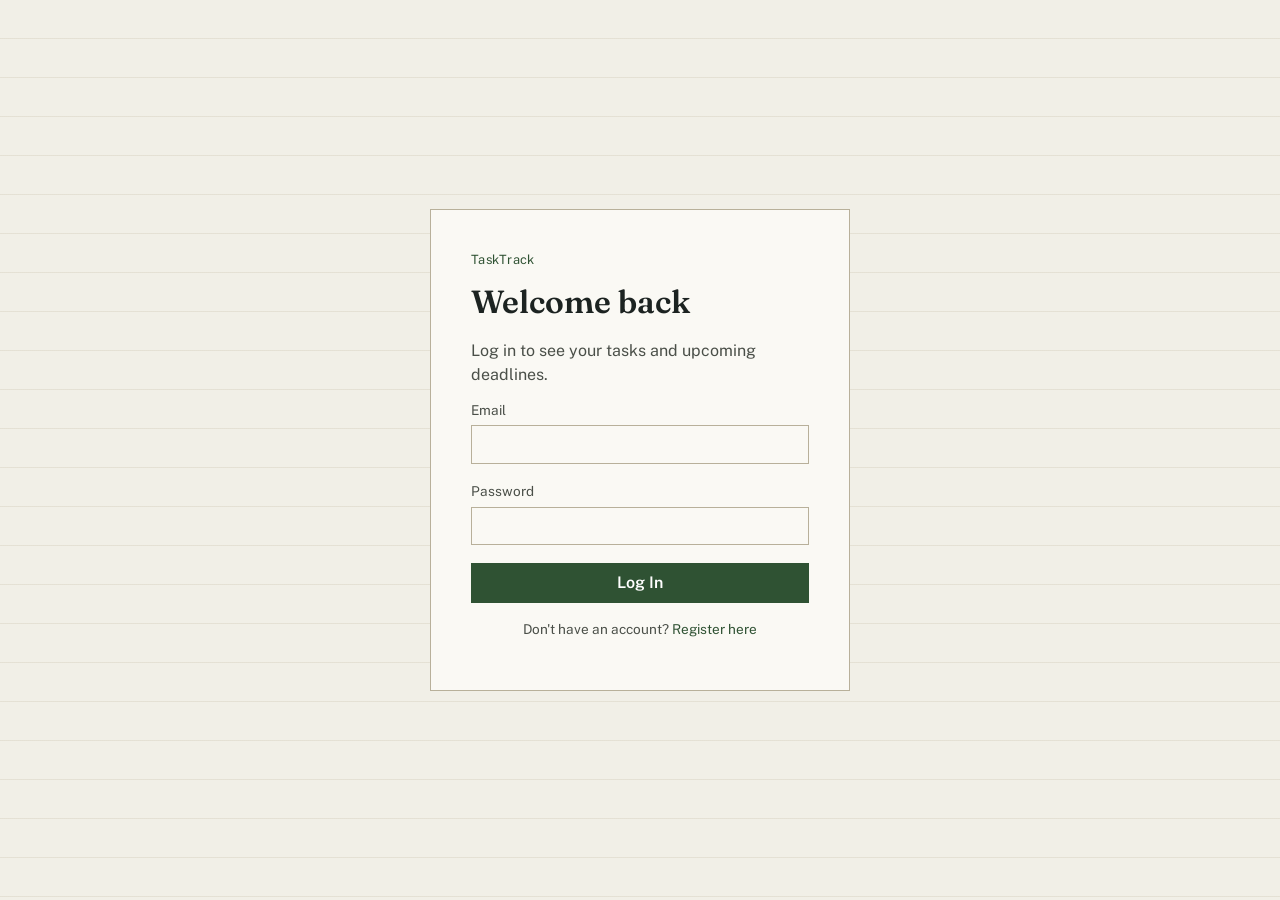
<file: index.html>
<!DOCTYPE html>
<html lang="en">
<head>
<meta charset="UTF-8">
<meta name="viewport" content="width=device-width, initial-scale=1.0">
<title>TaskTrack — Log In</title>
<link rel="stylesheet" href="./css/style.css">
</head>
<body>

<div class="auth-shell">
  <div class="auth-card">
    <div class="eyebrow">TaskTrack</div>
    <h1>Welcome back</h1>
    <p>Log in to see your tasks and upcoming deadlines.</p>

    <div id="error-box" class="form-error"></div>

    <form id="login-form">
      <div class="field">
        <label for="email">Email</label>
        <input type="email" id="email" required>
      </div>
      <div class="field">
        <label for="password">Password</label>
        <input type="password" id="password" required>
      </div>
      <button type="submit" class="btn btn-block">Log In</button>
    </form>

    <p class="form-hint">Don't have an account? <a href="register.html">Register here</a></p>
  </div>
</div>

<script type="module">
  import { loginUser, friendlyAuthError } from "./js/auth.js";

  const form = document.getElementById("login-form");
  const errorBox = document.getElementById("error-box");

  form.addEventListener("submit", async (e) => {
    e.preventDefault();
    errorBox.classList.remove("visible");

    const email = document.getElementById("email").value.trim();
    const password = document.getElementById("password").value;

    try {
      await loginUser({ email, password });
      window.location.href = "dashboard.html";
    } catch (err) {
      errorBox.textContent = friendlyAuthError(err);
      errorBox.classList.add("visible");
    }
  });
</script>

</body>
</html>
</file>
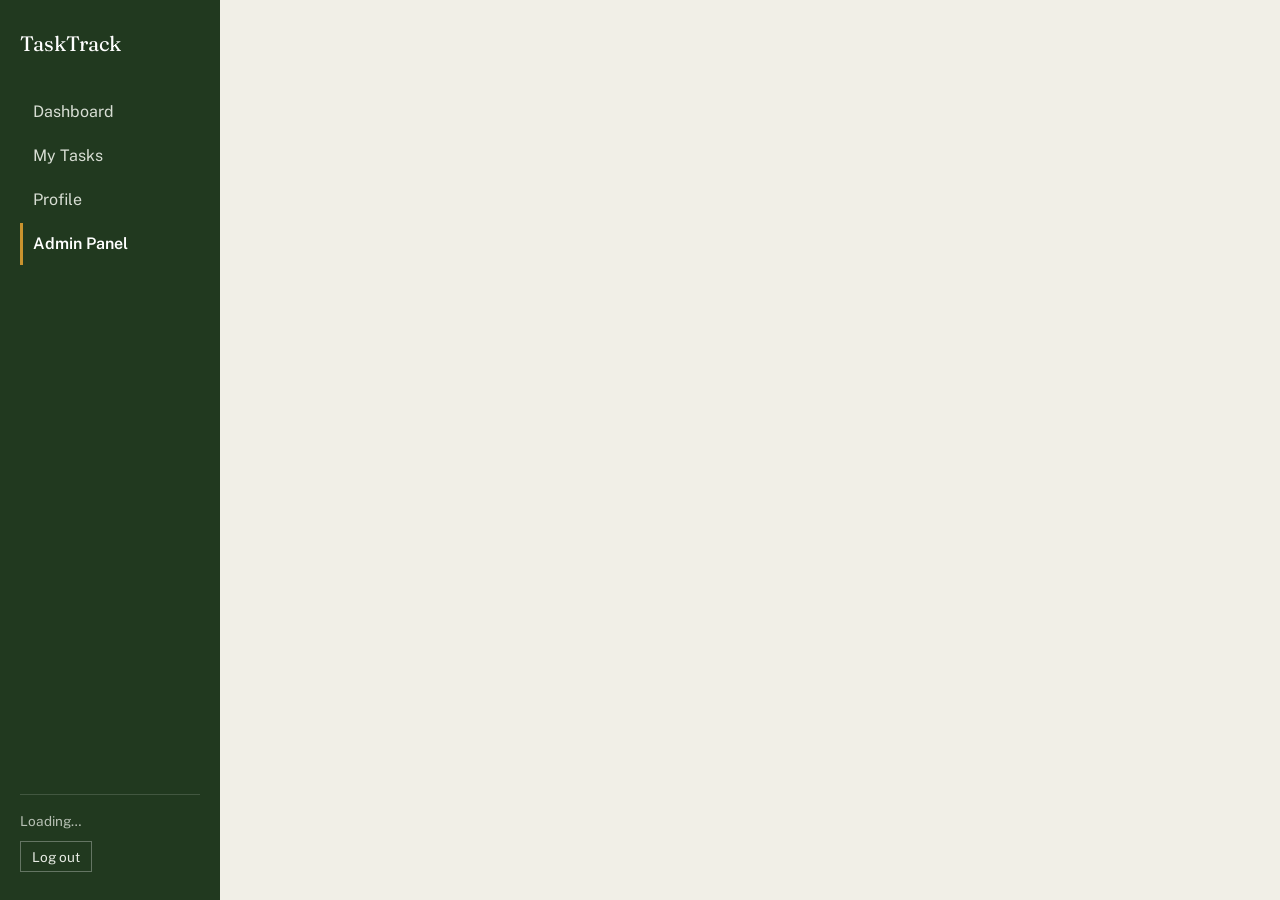
<file: admin.html>
<!DOCTYPE html>
<html lang="en">
<head>
<meta charset="UTF-8">
<meta name="viewport" content="width=device-width, initial-scale=1.0">
<title>TaskTrack — Admin Panel</title>
<link rel="stylesheet" href="./css/style.css">
</head>
<body>

<div class="app-shell">
  <aside class="sidebar">
    <div class="brand">TaskTrack</div>
    <nav>
      <a href="dashboard.html">Dashboard</a>
      <a href="tasks.html">My Tasks</a>
      <a href="profile.html">Profile</a>
      <a href="admin.html" class="active">Admin Panel</a>
    </nav>
    <div class="user-block">
      <div id="user-name">Loading…</div>
      <button class="logout-btn" id="logout-btn">Log out</button>
    </div>
  </aside>

  <main class="main">
    <div id="access-denied" style="display:none;">
      <h1>Admin Panel</h1>
      <div class="card">
        <p>Your account does not have admin access. Shared deadlines can only be posted by admin accounts.</p>
        <p class="text-muted">To make an account an admin: open the Table Editor in your Supabase dashboard, find the user's row in the "profiles" table, and change its "role" column from "student" to "admin".</p>
      </div>
    </div>

    <div id="admin-content" style="display:none;">
      <div class="page-header">
        <h1>Admin Panel — Shared Deadlines</h1>
      </div>

      <div class="card" style="margin-bottom: 1.5rem;">
        <h3>Post a new shared deadline</h3>
        <div id="form-error" class="form-error"></div>
        <form id="deadline-form">
          <div class="field">
            <label for="title">Title</label>
            <input type="text" id="title" required>
          </div>
          <div class="field">
            <label for="scope">Subject / scope</label>
            <input type="text" id="scope" placeholder="e.g. All 2nd Year IT Students">
          </div>
          <div class="field">
            <label for="dueDate">Due date</label>
            <input type="date" id="dueDate" required>
          </div>
          <div class="field">
            <label for="description">Description (optional)</label>
            <textarea id="description"></textarea>
          </div>
          <button type="submit" class="btn">Post Deadline</button>
        </form>
      </div>

      <h3>Currently posted</h3>
      <div id="deadlines-list">
        <p class="text-muted">Loading…</p>
      </div>
    </div>
  </main>
</div>

<script type="module">
  import { requireAuth, logoutUser } from "./js/auth.js";
  import { addSharedDeadline, deleteSharedDeadline, getAllSharedDeadlines } from "./js/shared-deadlines.js";

  document.getElementById("logout-btn").addEventListener("click", logoutUser);

  let currentUid = null;

  requireAuth(async (user, profile) => {
    currentUid = user.id;
    document.getElementById("user-name").textContent = profile?.name || user.email;

    if (profile?.role !== "admin") {
      document.getElementById("access-denied").style.display = "block";
      return;
    }
    document.getElementById("admin-content").style.display = "block";
    await loadDeadlines();
  });

  async function loadDeadlines() {
    const list = await getAllSharedDeadlines();
    const el = document.getElementById("deadlines-list");
    if (list.length === 0) {
      el.innerHTML = `<div class="empty-state">No shared deadlines posted yet.</div>`;
      return;
    }
    el.innerHTML = list.map(d => `
      <div class="deadline-item" style="display:flex; justify-content:space-between; align-items:center;">
        <div>
          <strong>${escapeHtml(d.title)}</strong>
          <div class="meta">${escapeHtml(d.subjectOrScope)} · due ${d.dueDate}</div>
        </div>
        <button data-delete="${d.id}" class="btn-danger" style="padding:0.3rem 0.7rem; font-size:0.85rem;">Delete</button>
      </div>
    `).join("");

    el.querySelectorAll('[data-delete]').forEach(btn => {
      btn.addEventListener('click', async () => {
        if (confirm('Delete this shared deadline?')) {
          await deleteSharedDeadline(btn.dataset.delete);
          await loadDeadlines();
        }
      });
    });
  }

  document.getElementById("deadline-form").addEventListener("submit", async (e) => {
    e.preventDefault();
    const errorBox = document.getElementById("form-error");
    errorBox.classList.remove("visible");

    const fields = {
      title: document.getElementById("title").value.trim(),
      subjectOrScope: document.getElementById("scope").value.trim(),
      dueDate: document.getElementById("dueDate").value,
      description: document.getElementById("description").value.trim()
    };

    if (!fields.title || !fields.dueDate) {
      errorBox.textContent = "Title and due date are required.";
      errorBox.classList.add("visible");
      return;
    }

    try {
      await addSharedDeadline(currentUid, fields);
      document.getElementById("deadline-form").reset();
      await loadDeadlines();
    } catch (err) {
      errorBox.textContent = "Could not post deadline.";
      errorBox.classList.add("visible");
    }
  });

  function escapeHtml(str) {
    const div = document.createElement("div");
    div.textContent = str ?? "";
    return div.innerHTML;
  }
</script>

</body>
</html>
</file>
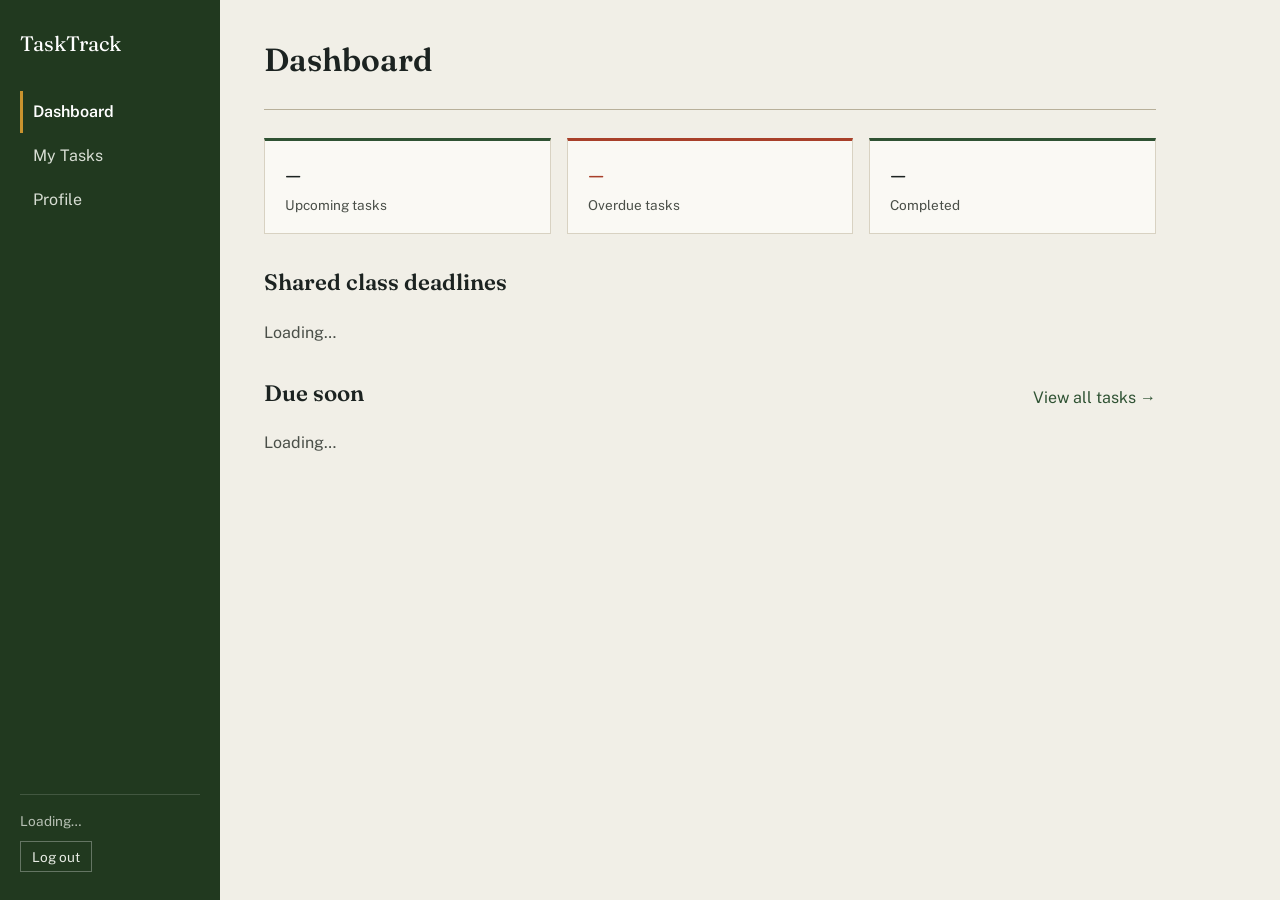
<file: dashboard.html>
<!DOCTYPE html>
<html lang="en">
<head>
<meta charset="UTF-8">
<meta name="viewport" content="width=device-width, initial-scale=1.0">
<title>TaskTrack — Dashboard</title>
<link rel="stylesheet" href="./css/style.css">
</head>
<body>

<div class="app-shell">
  <aside class="sidebar">
    <div class="brand">TaskTrack</div>
    <nav>
      <a href="dashboard.html" class="active">Dashboard</a>
      <a href="tasks.html">My Tasks</a>
      <a href="profile.html">Profile</a>
      <a href="admin.html" id="admin-link" style="display:none;">Admin Panel</a>
    </nav>
    <div class="user-block">
      <div id="user-name">Loading…</div>
      <button class="logout-btn" id="logout-btn">Log out</button>
    </div>
  </aside>

  <main class="main">
    <div class="page-header">
      <h1>Dashboard</h1>
    </div>

    <div class="summary-row">
      <div class="summary-card">
        <div class="num" id="stat-upcoming">–</div>
        <div class="label">Upcoming tasks</div>
      </div>
      <div class="summary-card overdue">
        <div class="num" id="stat-overdue">–</div>
        <div class="label">Overdue tasks</div>
      </div>
      <div class="summary-card">
        <div class="num" id="stat-done">–</div>
        <div class="label">Completed</div>
      </div>
    </div>

    <div class="section-title">
      <h2>Shared class deadlines</h2>
    </div>
    <div id="shared-deadlines-list">
      <p class="text-muted">Loading…</p>
    </div>

    <div class="section-title mt-lg">
      <h2>Due soon</h2>
      <a href="tasks.html">View all tasks →</a>
    </div>
    <div id="due-soon-list">
      <p class="text-muted">Loading…</p>
    </div>
  </main>
</div>

<script type="module">
  import { requireAuth, logoutUser } from "./js/auth.js";
  import { getUserTasks, isOverdue, isDueSoon } from "./js/tasks.js";
  import { getAllSharedDeadlines } from "./js/shared-deadlines.js";

  document.getElementById("logout-btn").addEventListener("click", logoutUser);

  requireAuth(async (user, profile) => {
    document.getElementById("user-name").textContent = profile?.name || user.email;
    if (profile?.role === "admin") {
      document.getElementById("admin-link").style.display = "block";
    }

    // ---- Task stats ----
    const tasks = await getUserTasks(user.id);
    const upcoming = tasks.filter(t => t.status !== "done" && !isOverdue(t));
    const overdue = tasks.filter(isOverdue);
    const done = tasks.filter(t => t.status === "done");

    document.getElementById("stat-upcoming").textContent = upcoming.length;
    document.getElementById("stat-overdue").textContent = overdue.length;
    document.getElementById("stat-done").textContent = done.length;

    // ---- Due soon list ----
    const dueSoon = tasks.filter(isDueSoon);
    const dueSoonEl = document.getElementById("due-soon-list");
    if (dueSoon.length === 0) {
      dueSoonEl.innerHTML = `<div class="empty-state">Nothing due in the next 2 days.</div>`;
    } else {
      dueSoonEl.innerHTML = dueSoon.map(t => `
        <div class="deadline-item">
          <strong>${escapeHtml(t.title)}</strong>
          <div class="meta">${escapeHtml(t.subject)} · due ${t.dueDate}</div>
        </div>
      `).join("");
    }

    // ---- Shared deadlines ----
    const shared = await getAllSharedDeadlines();
    const sharedEl = document.getElementById("shared-deadlines-list");
    if (shared.length === 0) {
      sharedEl.innerHTML = `<div class="empty-state">No shared deadlines posted yet.</div>`;
    } else {
      sharedEl.innerHTML = shared.map(d => `
        <div class="deadline-item">
          <strong>${escapeHtml(d.title)}</strong>
          <div class="meta">${escapeHtml(d.subjectOrScope)} · due ${d.dueDate}</div>
          ${d.description ? `<div>${escapeHtml(d.description)}</div>` : ""}
        </div>
      `).join("");
    }
  });

  function escapeHtml(str) {
    const div = document.createElement("div");
    div.textContent = str ?? "";
    return div.innerHTML;
  }
</script>

</body>
</html>
</file>
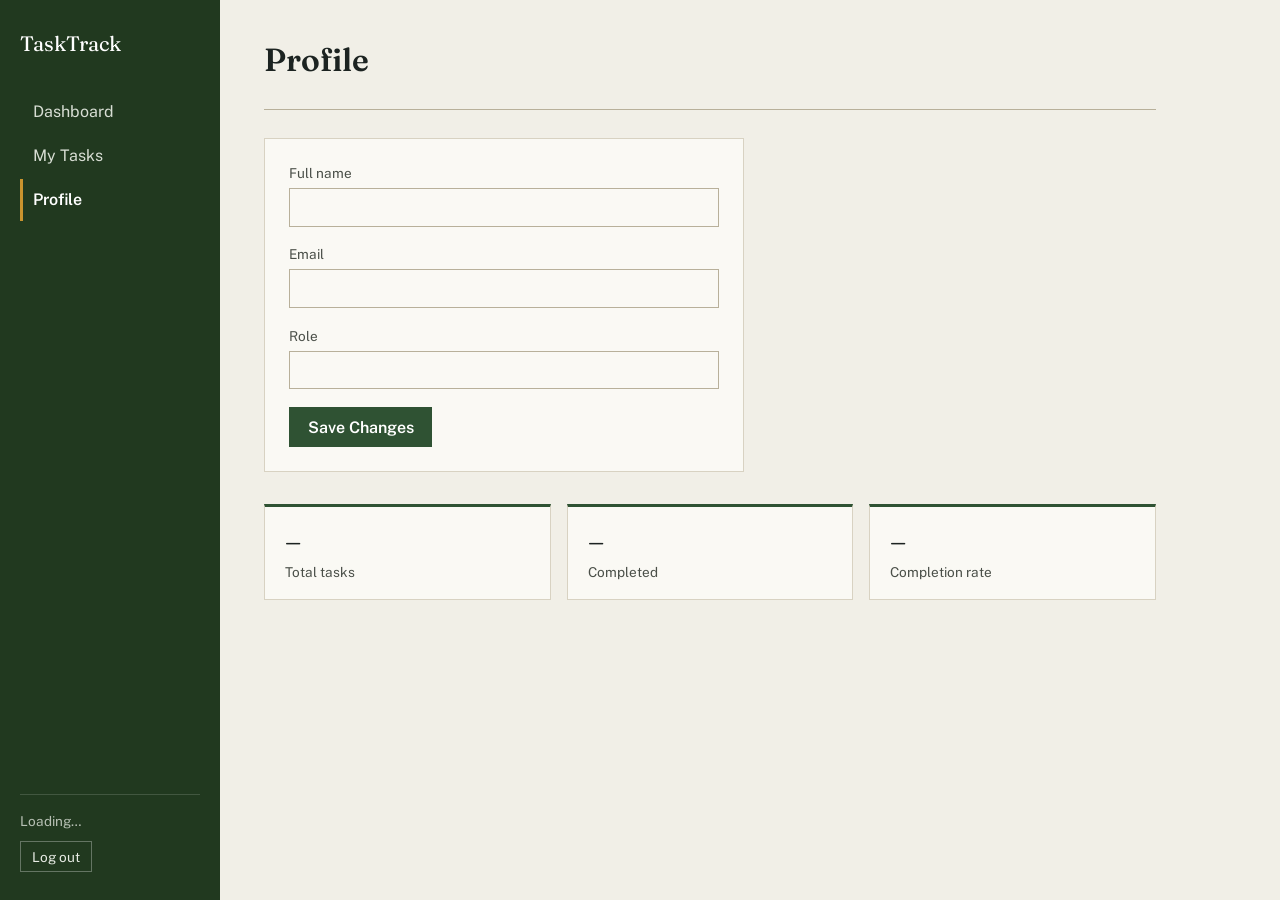
<file: profile.html>
<!DOCTYPE html>
<html lang="en">
<head>
<meta charset="UTF-8">
<meta name="viewport" content="width=device-width, initial-scale=1.0">
<title>TaskTrack — Profile</title>
<link rel="stylesheet" href="./css/style.css">
</head>
<body>

<div class="app-shell">
  <aside class="sidebar">
    <div class="brand">TaskTrack</div>
    <nav>
      <a href="dashboard.html">Dashboard</a>
      <a href="tasks.html">My Tasks</a>
      <a href="profile.html" class="active">Profile</a>
      <a href="admin.html" id="admin-link" style="display:none;">Admin Panel</a>
    </nav>
    <div class="user-block">
      <div id="user-name">Loading…</div>
      <button class="logout-btn" id="logout-btn">Log out</button>
    </div>
  </aside>

  <main class="main">
    <div class="page-header">
      <h1>Profile</h1>
    </div>

    <div class="card" style="max-width: 480px;">
      <div id="form-error" class="form-error"></div>
      <div id="form-success" class="form-error" style="background:#E2EBE0; color:#21391F; border-color:#2F5233;"></div>
      <form id="profile-form">
        <div class="field">
          <label for="name">Full name</label>
          <input type="text" id="name" required>
        </div>
        <div class="field">
          <label>Email</label>
          <input type="text" id="email" disabled>
        </div>
        <div class="field">
          <label>Role</label>
          <input type="text" id="role" disabled>
        </div>
        <button type="submit" class="btn">Save Changes</button>
      </form>
    </div>

    <div class="summary-row mt-lg">
      <div class="summary-card">
        <div class="num" id="stat-total">–</div>
        <div class="label">Total tasks</div>
      </div>
      <div class="summary-card">
        <div class="num" id="stat-done">–</div>
        <div class="label">Completed</div>
      </div>
      <div class="summary-card">
        <div class="num" id="stat-rate">–</div>
        <div class="label">Completion rate</div>
      </div>
    </div>
  </main>
</div>

<script type="module">
  import { requireAuth, logoutUser } from "./js/auth.js";
  import { supabase } from "./js/supabase-config.js";
  import { getUserTasks } from "./js/tasks.js";

  document.getElementById("logout-btn").addEventListener("click", logoutUser);

  let currentUid = null;

  requireAuth(async (user, profile) => {
    currentUid = user.id;
    document.getElementById("user-name").textContent = profile?.name || user.email;
    if (profile?.role === "admin") document.getElementById("admin-link").style.display = "block";

    document.getElementById("name").value = profile?.name || "";
    document.getElementById("email").value = user.email;
    document.getElementById("role").value = profile?.role || "student";

    const tasks = await getUserTasks(user.id);
    const done = tasks.filter(t => t.status === "done").length;
    document.getElementById("stat-total").textContent = tasks.length;
    document.getElementById("stat-done").textContent = done;
    document.getElementById("stat-rate").textContent =
      tasks.length ? Math.round((done / tasks.length) * 100) + "%" : "0%";
  });

  document.getElementById("profile-form").addEventListener("submit", async (e) => {
    e.preventDefault();
    const errorBox = document.getElementById("form-error");
    const successBox = document.getElementById("form-success");
    errorBox.classList.remove("visible");
    successBox.classList.remove("visible");

    const name = document.getElementById("name").value.trim();
    if (!name) {
      errorBox.textContent = "Name cannot be empty.";
      errorBox.classList.add("visible");
      return;
    }

    try {
      const { error } = await supabase.from("profiles").update({ name }).eq("id", currentUid);
      if (error) throw error;
      document.getElementById("user-name").textContent = name;
      successBox.textContent = "Profile updated.";
      successBox.classList.add("visible");
    } catch (err) {
      errorBox.textContent = "Could not save changes.";
      errorBox.classList.add("visible");
    }
  });
</script>

</body>
</html>
</file>
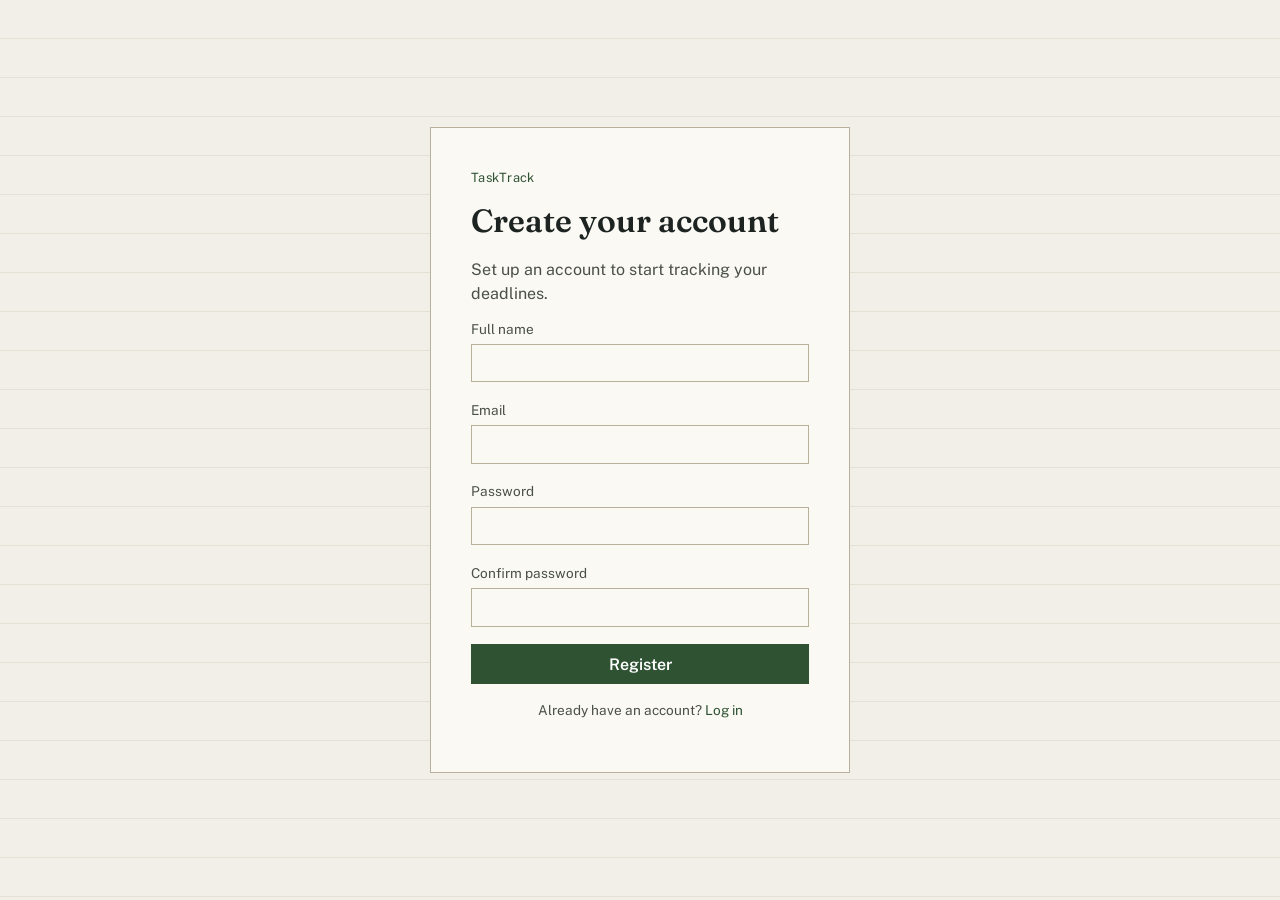
<file: register.html>
<!DOCTYPE html>
<html lang="en">
<head>
<meta charset="UTF-8">
<meta name="viewport" content="width=device-width, initial-scale=1.0">
<title>TaskTrack — Register</title>
<link rel="stylesheet" href="./css/style.css">
</head>
<body>

<div class="auth-shell">
  <div class="auth-card">
    <div class="eyebrow">TaskTrack</div>
    <h1>Create your account</h1>
    <p>Set up an account to start tracking your deadlines.</p>

    <div id="error-box" class="form-error"></div>

    <form id="register-form">
      <div class="field">
        <label for="name">Full name</label>
        <input type="text" id="name" required>
      </div>
      <div class="field">
        <label for="email">Email</label>
        <input type="email" id="email" required>
      </div>
      <div class="field">
        <label for="password">Password</label>
        <input type="password" id="password" minlength="6" required>
      </div>
      <div class="field">
        <label for="confirm">Confirm password</label>
        <input type="password" id="confirm" minlength="6" required>
      </div>
      <button type="submit" class="btn btn-block">Register</button>
    </form>

    <p class="form-hint">Already have an account? <a href="index.html">Log in</a></p>
  </div>
</div>

<script type="module">
  import { registerUser, friendlyAuthError } from "./js/auth.js";

  const form = document.getElementById("register-form");
  const errorBox = document.getElementById("error-box");

  form.addEventListener("submit", async (e) => {
    e.preventDefault();
    errorBox.classList.remove("visible");

    const name = document.getElementById("name").value.trim();
    const email = document.getElementById("email").value.trim();
    const password = document.getElementById("password").value;
    const confirm = document.getElementById("confirm").value;

    if (!name || !email || !password) {
      errorBox.textContent = "All fields are required.";
      errorBox.classList.add("visible");
      return;
    }
    if (password !== confirm) {
      errorBox.textContent = "Passwords do not match.";
      errorBox.classList.add("visible");
      return;
    }

    try {
      const { session } = await registerUser({ name, email, password });
      if (session) {
        // Signed in immediately (email confirmation is off in your Supabase project)
        window.location.href = "dashboard.html";
      } else {
        // Supabase has "Confirm email" turned on — account exists but isn't logged in yet
        errorBox.textContent = "Account created! Check your email to confirm it, then log in.";
        errorBox.style.background = "#E2EBE0";
        errorBox.style.color = "#21391F";
        errorBox.style.borderColor = "#2F5233";
        errorBox.classList.add("visible");
        form.reset();
      }
    } catch (err) {
      errorBox.style.background = "";
      errorBox.style.color = "";
      errorBox.style.borderColor = "";
      errorBox.textContent = friendlyAuthError(err);
      errorBox.classList.add("visible");
    }
  });
</script>

</body>
</html>
</file>
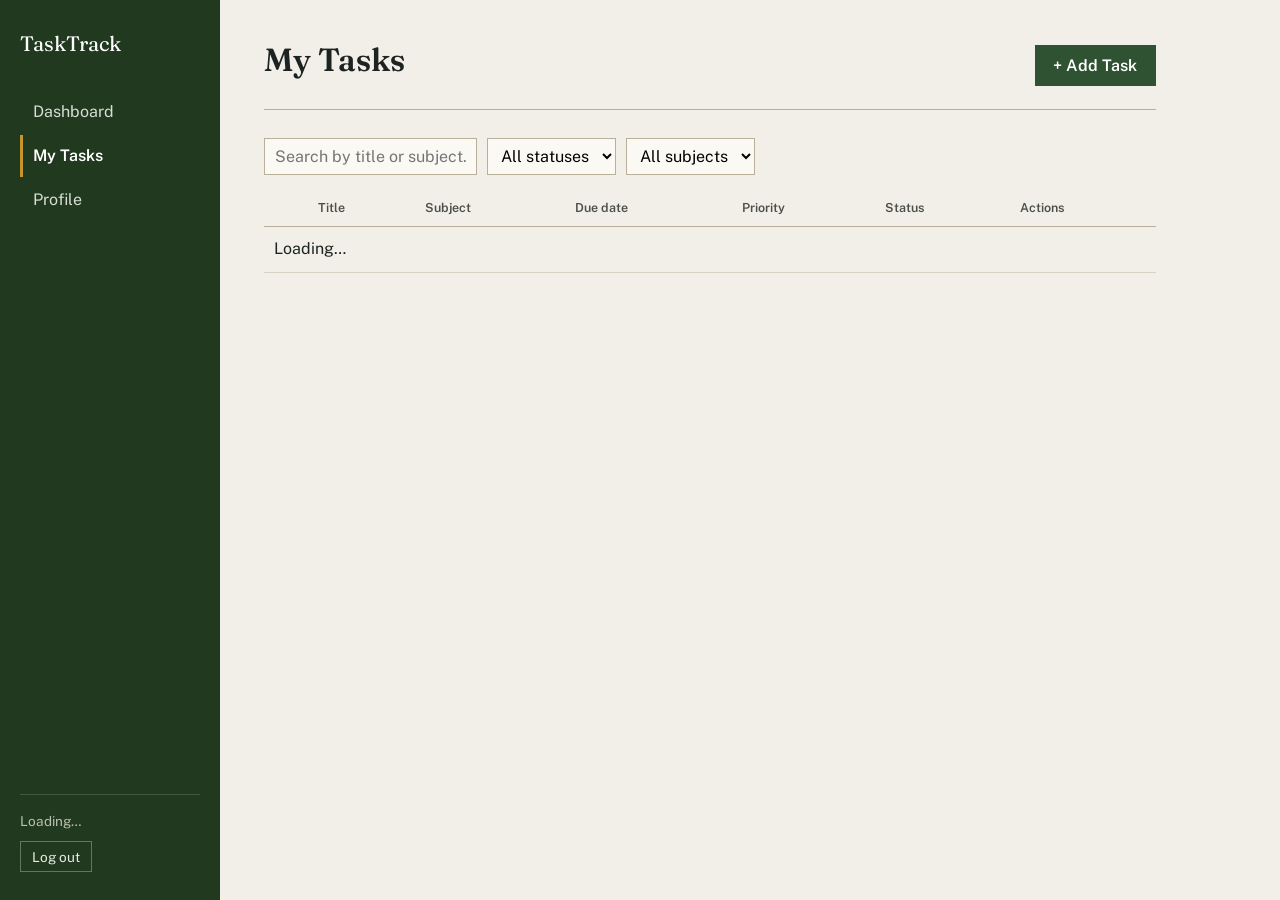
<file: tasks.html>
<!DOCTYPE html>
<html lang="en">
<head>
<meta charset="UTF-8">
<meta name="viewport" content="width=device-width, initial-scale=1.0">
<title>TaskTrack — My Tasks</title>
<link rel="stylesheet" href="./css/style.css">
</head>
<body>

<div class="app-shell">
  <aside class="sidebar">
    <div class="brand">TaskTrack</div>
    <nav>
      <a href="dashboard.html">Dashboard</a>
      <a href="tasks.html" class="active">My Tasks</a>
      <a href="profile.html">Profile</a>
      <a href="admin.html" id="admin-link" style="display:none;">Admin Panel</a>
    </nav>
    <div class="user-block">
      <div id="user-name">Loading…</div>
      <button class="logout-btn" id="logout-btn">Log out</button>
    </div>
  </aside>

  <main class="main">
    <div class="page-header">
      <h1>My Tasks</h1>
      <button class="btn" id="new-task-btn">+ Add Task</button>
    </div>

    <!-- Add/Edit task form (hidden until needed) -->
    <div class="card" id="task-form-card" style="display:none; margin-bottom:1.5rem;">
      <h3 id="form-title">New Task</h3>
      <div id="task-form-error" class="form-error"></div>
      <form id="task-form">
        <input type="hidden" id="task-id">
        <div class="field">
          <label for="title">Title</label>
          <input type="text" id="title" required>
        </div>
        <div class="field">
          <label for="subject">Subject</label>
          <input type="text" id="subject" placeholder="e.g. Networking 101">
        </div>
        <div class="field">
          <label for="dueDate">Due date</label>
          <input type="date" id="dueDate" required>
        </div>
        <div class="field">
          <label for="priority">Priority</label>
          <select id="priority">
            <option value="low">Low</option>
            <option value="medium" selected>Medium</option>
            <option value="high">High</option>
          </select>
        </div>
        <div class="field">
          <label for="notes">Notes (optional)</label>
          <textarea id="notes"></textarea>
        </div>
        <button type="submit" class="btn">Save Task</button>
        <button type="button" class="btn-ghost" id="cancel-form-btn" style="padding:0.6rem 1.1rem; border-width:1px;">Cancel</button>
      </form>
    </div>

    <div class="toolbar">
      <input type="text" id="search-input" placeholder="Search by title or subject…">
      <select id="filter-status">
        <option value="all">All statuses</option>
        <option value="pending">Pending</option>
        <option value="done">Done</option>
      </select>
      <select id="filter-subject">
        <option value="all">All subjects</option>
      </select>
    </div>

    <table class="task-table">
      <thead>
        <tr>
          <th></th>
          <th>Title</th>
          <th>Subject</th>
          <th>Due date</th>
          <th>Priority</th>
          <th>Status</th>
          <th>Actions</th>
        </tr>
      </thead>
      <tbody id="task-table-body">
        <tr><td colspan="7">Loading…</td></tr>
      </tbody>
    </table>
    <div id="empty-state" class="empty-state" style="display:none; margin-top:1rem;">
      No tasks match your search/filter. Try adjusting them, or add a new task.
    </div>
  </main>
</div>

<script type="module">
  import { requireAuth, logoutUser } from "./js/auth.js";
  import { getUserTasks, addTask, updateTask, deleteTask, toggleTaskStatus, isOverdue } from "./js/tasks.js";

  document.getElementById("logout-btn").addEventListener("click", logoutUser);

  let currentUid = null;
  let allTasks = [];

  const tableBody = document.getElementById("task-table-body");
  const emptyState = document.getElementById("empty-state");
  const searchInput = document.getElementById("search-input");
  const filterStatus = document.getElementById("filter-status");
  const filterSubject = document.getElementById("filter-subject");
  const formCard = document.getElementById("task-form-card");
  const taskForm = document.getElementById("task-form");
  const formError = document.getElementById("task-form-error");

  requireAuth(async (user, profile) => {
    currentUid = user.id;
    document.getElementById("user-name").textContent = profile?.name || user.email;
    if (profile?.role === "admin") document.getElementById("admin-link").style.display = "block";
    await loadTasks();
  });

  async function loadTasks() {
    allTasks = await getUserTasks(currentUid);
    populateSubjectFilter();
    render();
  }

  function populateSubjectFilter() {
    const subjects = [...new Set(allTasks.map(t => t.subject).filter(Boolean))];
    filterSubject.innerHTML = `<option value="all">All subjects</option>` +
      subjects.map(s => `<option value="${escapeHtml(s)}">${escapeHtml(s)}</option>`).join("");
  }

  function render() {
    const searchTerm = searchInput.value.trim().toLowerCase();
    const statusVal = filterStatus.value;
    const subjectVal = filterSubject.value;

    let filtered = allTasks.filter(t => {
      const matchesSearch = !searchTerm ||
        t.title.toLowerCase().includes(searchTerm) ||
        (t.subject || "").toLowerCase().includes(searchTerm);
      const matchesStatus = statusVal === "all" || t.status === statusVal;
      const matchesSubject = subjectVal === "all" || t.subject === subjectVal;
      return matchesSearch && matchesStatus && matchesSubject;
    });

    if (filtered.length === 0) {
      tableBody.innerHTML = "";
      emptyState.style.display = "block";
      return;
    }
    emptyState.style.display = "none";

    tableBody.innerHTML = filtered.map(t => `
      <tr class="${t.status === 'done' ? 'done' : ''}">
        <td><input type="checkbox" data-toggle="${t.id}" data-status="${t.status}" ${t.status === 'done' ? 'checked' : ''}></td>
        <td>${escapeHtml(t.title)}</td>
        <td>${escapeHtml(t.subject)}</td>
        <td>${t.dueDate}${isOverdue(t) ? ' <span class="pill priority-high">Overdue</span>' : ''}</td>
        <td><span class="pill priority-${t.priority}">${t.priority}</span></td>
        <td><span class="pill status-${t.status}">${t.status}</span></td>
        <td class="row-actions">
          <button data-edit="${t.id}">Edit</button>
          <button data-delete="${t.id}" class="delete-link">Delete</button>
        </td>
      </tr>
    `).join("");

    tableBody.querySelectorAll('[data-toggle]').forEach(cb => {
      cb.addEventListener('change', async () => {
        await toggleTaskStatus(cb.dataset.toggle, cb.dataset.status);
        await loadTasks();
      });
    });
    tableBody.querySelectorAll('[data-edit]').forEach(btn => {
      btn.addEventListener('click', () => openEditForm(btn.dataset.edit));
    });
    tableBody.querySelectorAll('[data-delete]').forEach(btn => {
      btn.addEventListener('click', async () => {
        if (confirm('Delete this task? This cannot be undone.')) {
          await deleteTask(btn.dataset.delete);
          await loadTasks();
        }
      });
    });
  }

  searchInput.addEventListener('input', render);
  filterStatus.addEventListener('change', render);
  filterSubject.addEventListener('change', render);

  document.getElementById('new-task-btn').addEventListener('click', () => {
    taskForm.reset();
    document.getElementById('task-id').value = "";
    document.getElementById('form-title').textContent = "New Task";
    formError.classList.remove('visible');
    formCard.style.display = 'block';
  });

  document.getElementById('cancel-form-btn').addEventListener('click', () => {
    formCard.style.display = 'none';
  });

  function openEditForm(taskId) {
    const t = allTasks.find(x => x.id === taskId);
    if (!t) return;
    document.getElementById('task-id').value = t.id;
    document.getElementById('title').value = t.title;
    document.getElementById('subject').value = t.subject;
    document.getElementById('dueDate').value = t.dueDate;
    document.getElementById('priority').value = t.priority;
    document.getElementById('notes').value = t.notes || "";
    document.getElementById('form-title').textContent = "Edit Task";
    formError.classList.remove('visible');
    formCard.style.display = 'block';
    window.scrollTo({ top: 0, behavior: 'smooth' });
  }

  taskForm.addEventListener('submit', async (e) => {
    e.preventDefault();
    const id = document.getElementById('task-id').value;
    const fields = {
      title: document.getElementById('title').value.trim(),
      subject: document.getElementById('subject').value.trim(),
      dueDate: document.getElementById('dueDate').value,
      priority: document.getElementById('priority').value,
      notes: document.getElementById('notes').value.trim()
    };

    if (!fields.title || !fields.dueDate) {
      formError.textContent = "Title and due date are required.";
      formError.classList.add('visible');
      return;
    }
    
    try {
      if (id) {
        await updateTask(id, fields);
      } else {
        await addTask(currentUid, fields);
      }
      formCard.style.display = 'none';
      await loadTasks();
    } catch (err) {
      formError.textContent = err.message || "Could not save task.";
      formError.classList.add('visible');
    }
  });

  function escapeHtml(str) {
    const div = document.createElement("div");
    div.textContent = str ?? "";
    return div.innerHTML;
  }
</script>

</body>
</html>
</file>
<file: css/style.css>
/* ===========================================================
   TaskTrack — Style Sheet
   Visual direction: academic planner / ledger.
   Ruled-paper structure, hairline borders (no drop shadows),
   forest green + goldenrod accents, serif headings.
=========================================================== */

@import url('https://fonts.googleapis.com/css2?family=Fraunces:opsz,wght@9..144,400;9..144,500;9..144,600&family=Public+Sans:wght@400;500;600;700&display=swap');

:root {
  --paper: #F1EFE7;
  --paper-raised: #FAF9F4;
  --ink: #1C2321;
  --ink-soft: #4A4F48;
  --line: #D8D2C2;
  --line-strong: #B8B09A;
  --forest: #2F5233;
  --forest-dark: #21391F;
  --gold: #C9932E;
  --gold-soft: #EFDCB0;
  --brick: #A8402A;
  --brick-soft: #F3DCD3;

  --font-display: 'Fraunces', Georgia, serif;
  --font-body: 'Public Sans', -apple-system, BlinkMacSystemFont, sans-serif;
}

* { box-sizing: border-box; }

html, body {
  margin: 0;
  padding: 0;
  background: var(--paper);
  color: var(--ink);
  font-family: var(--font-body);
  font-size: 16px;
  line-height: 1.5;
}

h1, h2, h3, h4 {
  font-family: var(--font-display);
  font-weight: 600;
  margin: 0 0 0.4em 0;
  color: var(--ink);
}

h1 { font-size: 2rem; }
h2 { font-size: 1.4rem; }
h3 { font-size: 1.1rem; }

p { margin: 0 0 0.8em 0; color: var(--ink-soft); }

a { color: var(--forest); text-decoration: none; }
a:hover { text-decoration: underline; }

button, input, select, textarea {
  font-family: var(--font-body);
  font-size: 1rem;
}

/* ---------- Layout shells ---------- */

.auth-shell {
  min-height: 100vh;
  display: flex;
  align-items: center;
  justify-content: center;
  padding: 2rem;
  background-image:
    repeating-linear-gradient(
      to bottom,
      transparent,
      transparent 38px,
      var(--line) 39px
    );
}

.auth-card {
  width: 100%;
  max-width: 420px;
  background: var(--paper-raised);
  border: 1px solid var(--line-strong);
  padding: 2.5rem;
}

.auth-card .eyebrow {
  font-size: 0.8rem;
  color: var(--forest);
  margin-bottom: 0.6rem;
  letter-spacing: 0.02em;
}

.app-shell {
  display: grid;
  grid-template-columns: 220px 1fr;
  min-height: 100vh;
}

.sidebar {
  background: var(--forest-dark);
  color: var(--paper-raised);
  padding: 1.75rem 1.25rem;
  display: flex;
  flex-direction: column;
}

.sidebar .brand {
  font-family: var(--font-display);
  font-size: 1.3rem;
  color: #fff;
  margin-bottom: 2rem;
}

.sidebar nav {
  display: flex;
  flex-direction: column;
  gap: 0.15rem;
  flex: 1;
}

.sidebar nav a {
  color: #D8DED4;
  padding: 0.55rem 0.6rem;
  border-left: 3px solid transparent;
}

.sidebar nav a:hover {
  text-decoration: none;
  color: #fff;
}

.sidebar nav a.active {
  border-left-color: var(--gold);
  color: #fff;
  font-weight: 600;
}

.sidebar .user-block {
  border-top: 1px solid rgba(255,255,255,0.15);
  padding-top: 1rem;
  margin-top: 1rem;
  font-size: 0.85rem;
  color: #B7C0B4;
}

.sidebar .logout-btn {
  margin-top: 0.6rem;
  background: none;
  border: 1px solid rgba(255,255,255,0.3);
  color: #E8ECE5;
  padding: 0.4rem 0.7rem;
  cursor: pointer;
  font-size: 0.85rem;
}
.sidebar .logout-btn:hover { border-color: #fff; color: #fff; }

.main {
  padding: 2.25rem 2.75rem;
  max-width: 980px;
}

.page-header {
  display: flex;
  align-items: baseline;
  justify-content: space-between;
  margin-bottom: 1.75rem;
  border-bottom: 1px solid var(--line-strong);
  padding-bottom: 0.75rem;
}

/* ---------- Form controls ---------- */

.field { margin-bottom: 1.1rem; }

.field label {
  display: block;
  font-size: 0.85rem;
  color: var(--ink-soft);
  margin-bottom: 0.3rem;
}

.field input,
.field select,
.field textarea {
  width: 100%;
  padding: 0.55rem 0.65rem;
  border: 1px solid var(--line-strong);
  background: var(--paper-raised);
  color: var(--ink);
}

.field input:focus,
.field select:focus,
.field textarea:focus {
  outline: 2px solid var(--forest);
  outline-offset: 1px;
}

.field textarea { resize: vertical; min-height: 70px; }

.btn {
  display: inline-block;
  padding: 0.6rem 1.1rem;
  border: 1px solid var(--forest);
  background: var(--forest);
  color: #fff;
  cursor: pointer;
  font-weight: 600;
}
.btn:hover { background: var(--forest-dark); border-color: var(--forest-dark); }

.btn-ghost {
  background: transparent;
  color: var(--forest);
  border: 1px solid var(--line-strong);
}
.btn-ghost:hover { border-color: var(--forest); background: rgba(47,82,51,0.06); }

.btn-danger {
  background: transparent;
  color: var(--brick);
  border: 1px solid var(--brick);
}
.btn-danger:hover { background: var(--brick-soft); }

.btn-block { width: 100%; text-align: center; }

.form-error {
  background: var(--brick-soft);
  color: var(--brick);
  border: 1px solid var(--brick);
  padding: 0.6rem 0.75rem;
  font-size: 0.9rem;
  margin-bottom: 1rem;
  display: none;
}
.form-error.visible { display: block; }

.form-hint {
  font-size: 0.85rem;
  color: var(--ink-soft);
  margin-top: 1rem;
  text-align: center;
}

/* ---------- Dashboard summary ---------- */

.summary-row {
  display: grid;
  grid-template-columns: repeat(3, 1fr);
  gap: 1rem;
  margin-bottom: 2rem;
}

.summary-card {
  background: var(--paper-raised);
  border: 1px solid var(--line);
  border-top: 3px solid var(--forest);
  padding: 1.1rem 1.25rem;
}

.summary-card .num {
  font-family: var(--font-display);
  font-size: 2rem;
  line-height: 1;
}

.summary-card .label {
  font-size: 0.85rem;
  color: var(--ink-soft);
  margin-top: 0.3rem;
}

.summary-card.overdue { border-top-color: var(--brick); }
.summary-card.overdue .num { color: var(--brick); }

/* ---------- Task list (ledger rows) ---------- */

.section-title {
  display: flex;
  align-items: center;
  justify-content: space-between;
  margin-bottom: 0.75rem;
}

.toolbar {
  display: flex;
  gap: 0.6rem;
  margin-bottom: 1rem;
  flex-wrap: wrap;
}

.toolbar input, .toolbar select {
  border: 1px solid var(--line-strong);
  background: var(--paper-raised);
  padding: 0.45rem 0.6rem;
}

.task-table {
  width: 100%;
  border-collapse: collapse;
}

.task-table th {
  text-align: left;
  font-size: 0.78rem;
  text-transform: none;
  color: var(--ink-soft);
  border-bottom: 1px solid var(--line-strong);
  padding: 0.5rem 0.6rem;
  font-weight: 600;
}

.task-table td {
  padding: 0.65rem 0.6rem;
  border-bottom: 1px solid var(--line);
  vertical-align: middle;
}

.task-table tr.done td { color: var(--ink-soft); text-decoration: line-through; }

.pill {
  display: inline-block;
  padding: 0.15rem 0.55rem;
  font-size: 0.75rem;
  border: 1px solid var(--line-strong);
}

.pill.priority-high { border-color: var(--brick); color: var(--brick); }
.pill.priority-medium { border-color: var(--gold); color: #8a6416; }
.pill.priority-low { border-color: var(--forest); color: var(--forest); }

.pill.status-pending { border-color: var(--gold); color: #8a6416; background: var(--gold-soft); }
.pill.status-done { border-color: var(--forest); color: var(--forest); background: #E2EBE0; }

.row-actions { display: flex; gap: 0.5rem; }
.row-actions button {
  background: none;
  border: none;
  color: var(--forest);
  cursor: pointer;
  font-size: 0.85rem;
  padding: 0;
}
.row-actions button.delete-link { color: var(--brick); }
.row-actions button:hover { text-decoration: underline; }

.empty-state {
  border: 1px dashed var(--line-strong);
  padding: 2rem;
  text-align: center;
  color: var(--ink-soft);
}

/* ---------- Shared deadlines feed ---------- */

.deadline-item {
  border-left: 3px solid var(--gold);
  padding: 0.5rem 0.9rem;
  margin-bottom: 0.6rem;
  background: var(--paper-raised);
}

.deadline-item .meta {
  font-size: 0.8rem;
  color: var(--ink-soft);
}

/* ---------- Utility ---------- */

.mt-lg { margin-top: 2rem; }
.text-muted { color: var(--ink-soft); }
.card {
  background: var(--paper-raised);
  border: 1px solid var(--line);
  padding: 1.5rem;
}

@media (max-width: 720px) {
  .app-shell { grid-template-columns: 1fr; }
  .sidebar { display: none; } /* mobile nav simplification left as an exercise / stretch goal */
  .summary-row { grid-template-columns: 1fr; }
}
</file>
